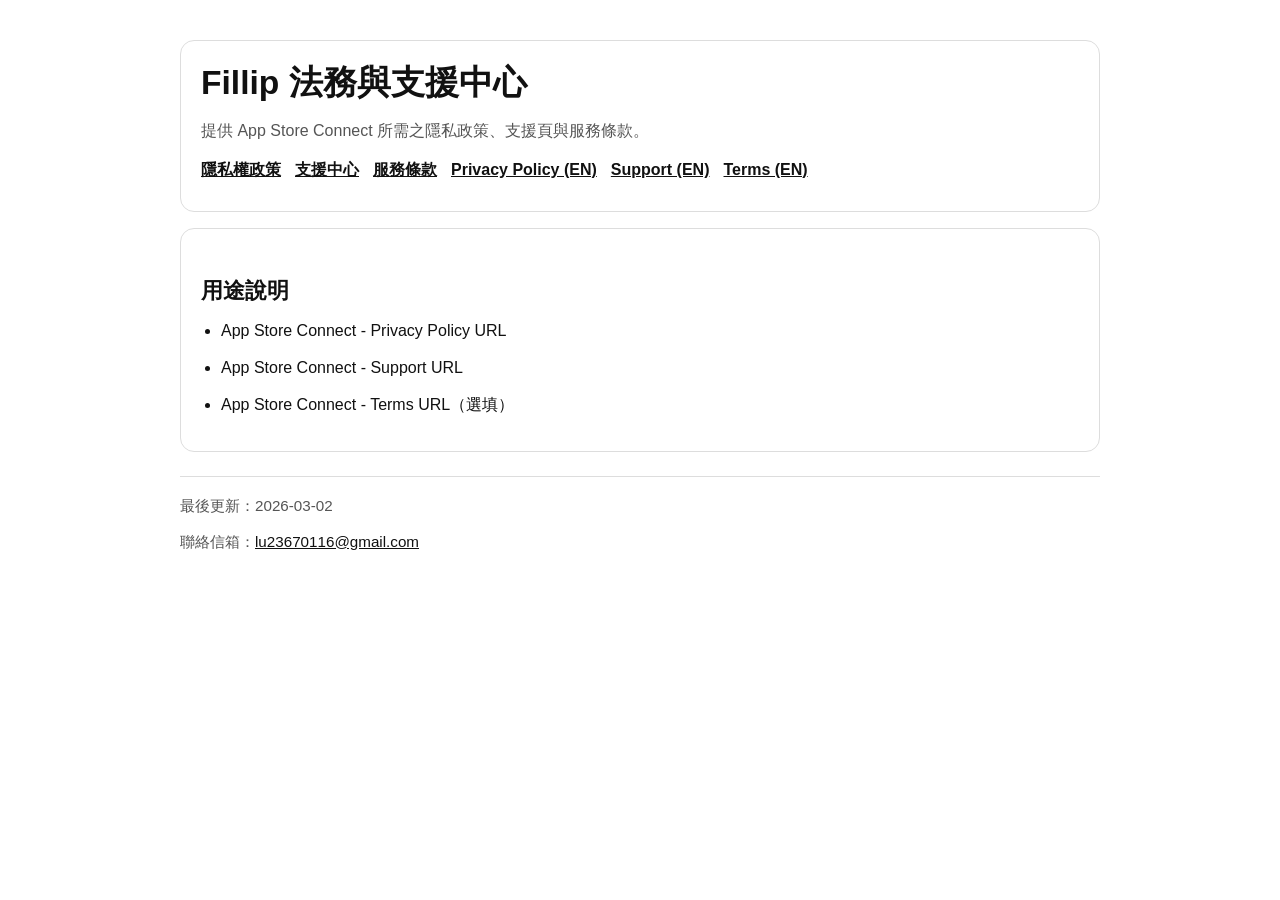
<file: index.html>
<!doctype html>
<html lang="zh-Hant">
  <head>
    <meta charset="UTF-8" />
    <meta name="viewport" content="width=device-width, initial-scale=1" />
    <title>Fillip 法務與支援中心</title>
    <meta name="description" content="Fillip App 法務文件與客服支援頁面入口。" />
    <link rel="stylesheet" href="./styles.css" />
  </head>
  <body>
    <main class="container">
      <section class="card">
        <h1>Fillip 法務與支援中心</h1>
        <p class="muted">提供 App Store Connect 所需之隱私政策、支援頁與服務條款。</p>
        <nav aria-label="主要頁面">
          <a href="./privacy.html">隱私權政策</a>
          <a href="./support.html">支援中心</a>
          <a href="./terms.html">服務條款</a>
          <a href="./privacy-en.html">Privacy Policy (EN)</a>
          <a href="./support-en.html">Support (EN)</a>
          <a href="./terms-en.html">Terms (EN)</a>
        </nav>
      </section>

      <section class="card">
        <h2>用途說明</h2>
        <ul>
          <li>App Store Connect - Privacy Policy URL</li>
          <li>App Store Connect - Support URL</li>
          <li>App Store Connect - Terms URL（選填）</li>
        </ul>
      </section>

      <footer class="footer">
        <p>最後更新：2026-03-02</p>
        <p>聯絡信箱：<a href="mailto:lu23670116@gmail.com">lu23670116@gmail.com</a></p>
      </footer>
    </main>
  </body>
</html>
</file>
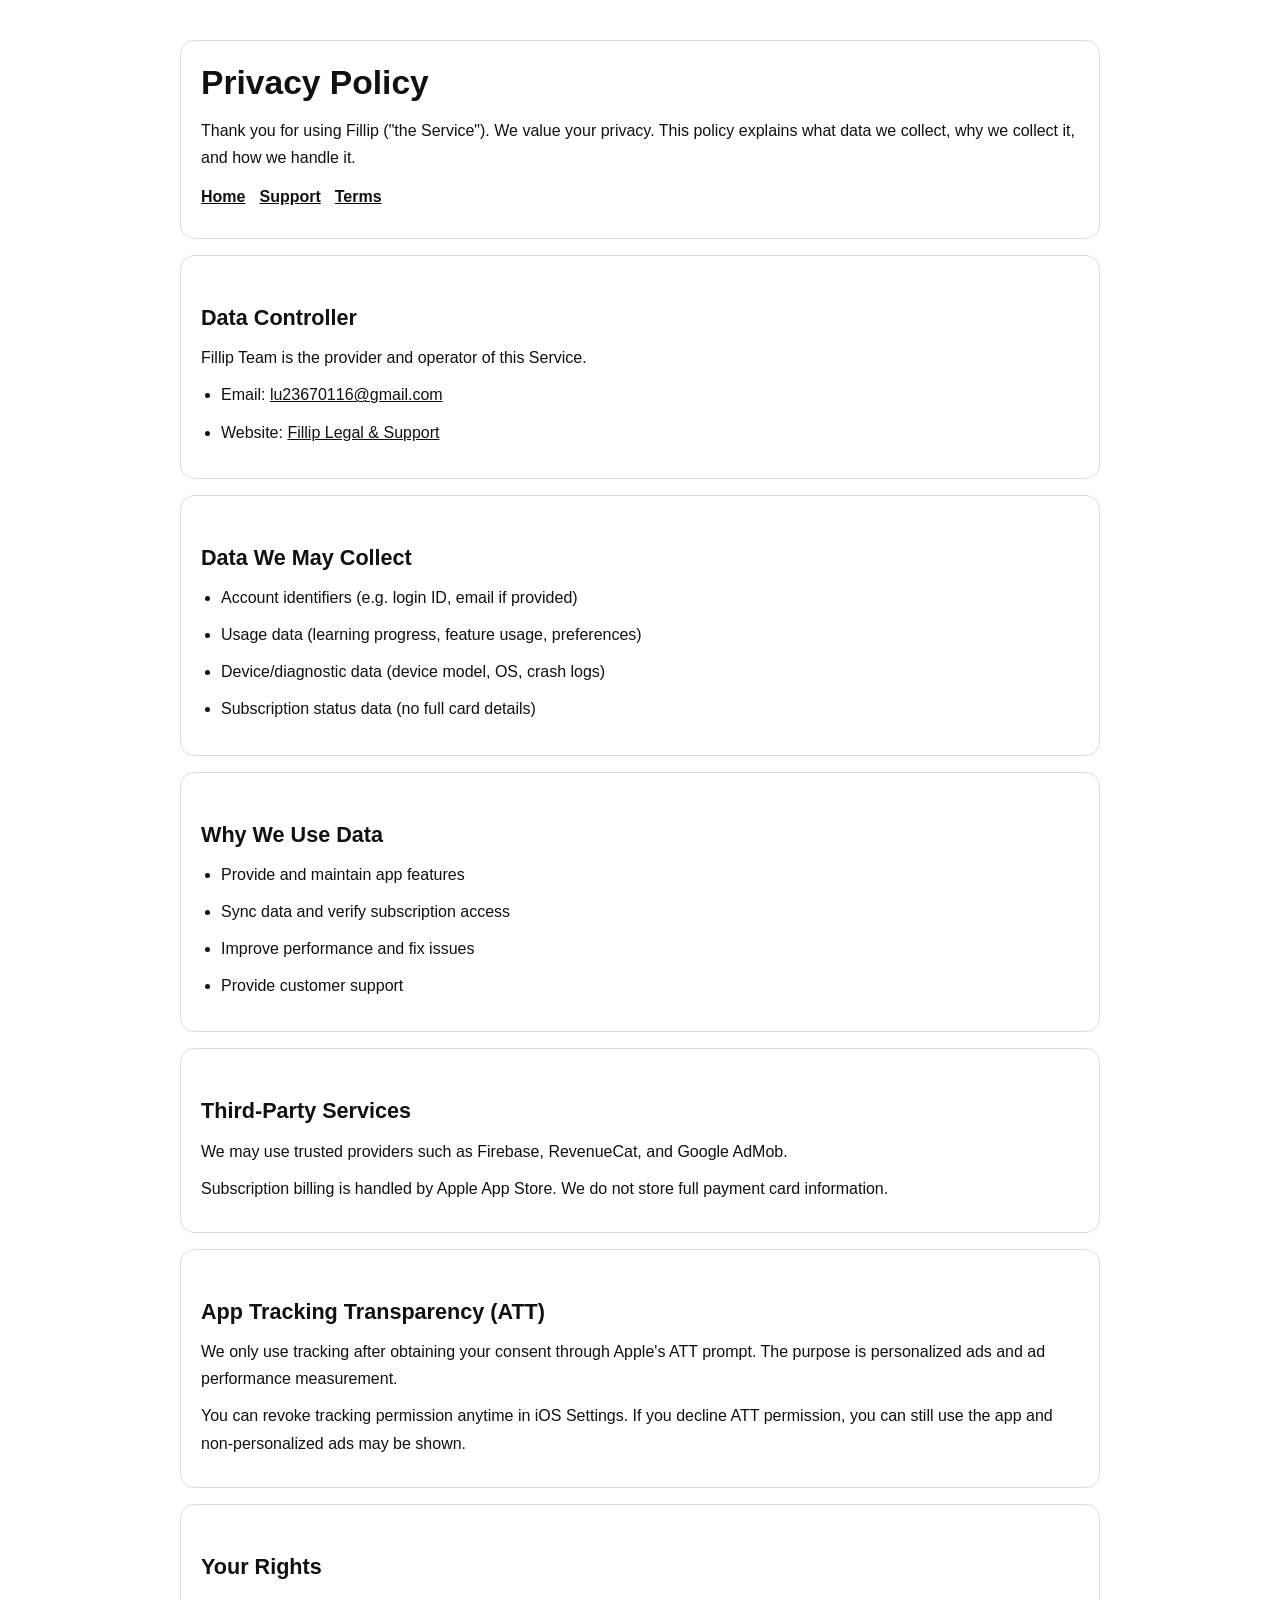
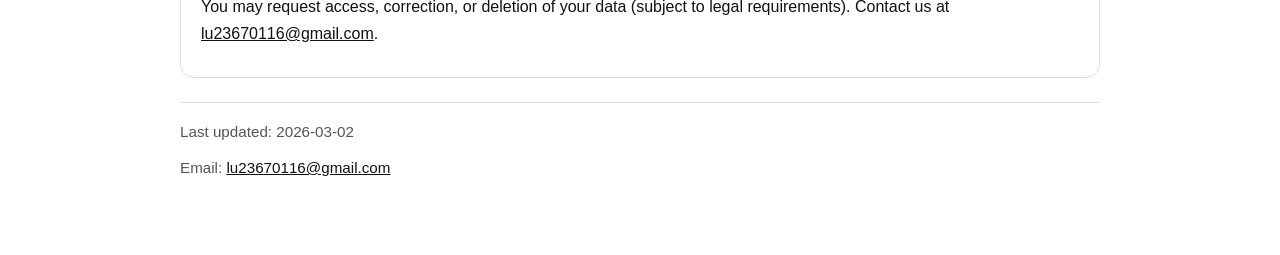
<file: privacy-en.html>
<!doctype html>
<html lang="en">
  <head>
    <meta charset="UTF-8" />
    <meta name="viewport" content="width=device-width, initial-scale=1" />
    <title>Fillip Privacy Policy</title>
    <meta name="description" content="Privacy Policy for Fillip app." />
    <link rel="stylesheet" href="./styles.css" />
  </head>
  <body>
    <main class="container">
      <section class="card">
        <h1>Privacy Policy</h1>
        <p>
          Thank you for using Fillip ("the Service"). We value your privacy.
          This policy explains what data we collect, why we collect it, and how we handle it.
        </p>
        <nav aria-label="Page links">
          <a href="./index.html">Home</a>
          <a href="./support-en.html">Support</a>
          <a href="./terms-en.html">Terms</a>
        </nav>
      </section>

      <section class="card">
        <h2>Data Controller</h2>
        <p>Fillip Team is the provider and operator of this Service.</p>
        <ul>
          <li>Email: <a href="mailto:lu23670116@gmail.com">lu23670116@gmail.com</a></li>
          <li>Website: <a href="./index.html">Fillip Legal & Support</a></li>
        </ul>
      </section>

      <section class="card">
        <h2>Data We May Collect</h2>
        <ul>
          <li>Account identifiers (e.g. login ID, email if provided)</li>
          <li>Usage data (learning progress, feature usage, preferences)</li>
          <li>Device/diagnostic data (device model, OS, crash logs)</li>
          <li>Subscription status data (no full card details)</li>
        </ul>
      </section>

      <section class="card">
        <h2>Why We Use Data</h2>
        <ul>
          <li>Provide and maintain app features</li>
          <li>Sync data and verify subscription access</li>
          <li>Improve performance and fix issues</li>
          <li>Provide customer support</li>
        </ul>
      </section>

      <section class="card">
        <h2>Third-Party Services</h2>
        <p>We may use trusted providers such as Firebase, RevenueCat, and Google AdMob.</p>
        <p>
          Subscription billing is handled by Apple App Store. We do not store full payment card information.
        </p>
      </section>

      <section class="card">
        <h2>App Tracking Transparency (ATT)</h2>
        <p>
          We only use tracking after obtaining your consent through Apple's ATT prompt. The purpose is personalized ads and ad performance measurement.
        </p>
        <p>
          You can revoke tracking permission anytime in iOS Settings. If you decline ATT permission, you can still use the app and non-personalized ads may be shown.
        </p>
      </section>

      <section class="card">
        <h2>Your Rights</h2>
        <p>
          You may request access, correction, or deletion of your data (subject to legal requirements).
          Contact us at <a href="mailto:lu23670116@gmail.com">lu23670116@gmail.com</a>.
        </p>
      </section>

      <footer class="footer">
        <p>Last updated: 2026-03-02</p>
        <p>Email: <a href="mailto:lu23670116@gmail.com">lu23670116@gmail.com</a></p>
      </footer>
    </main>
  </body>
</html>
</file>
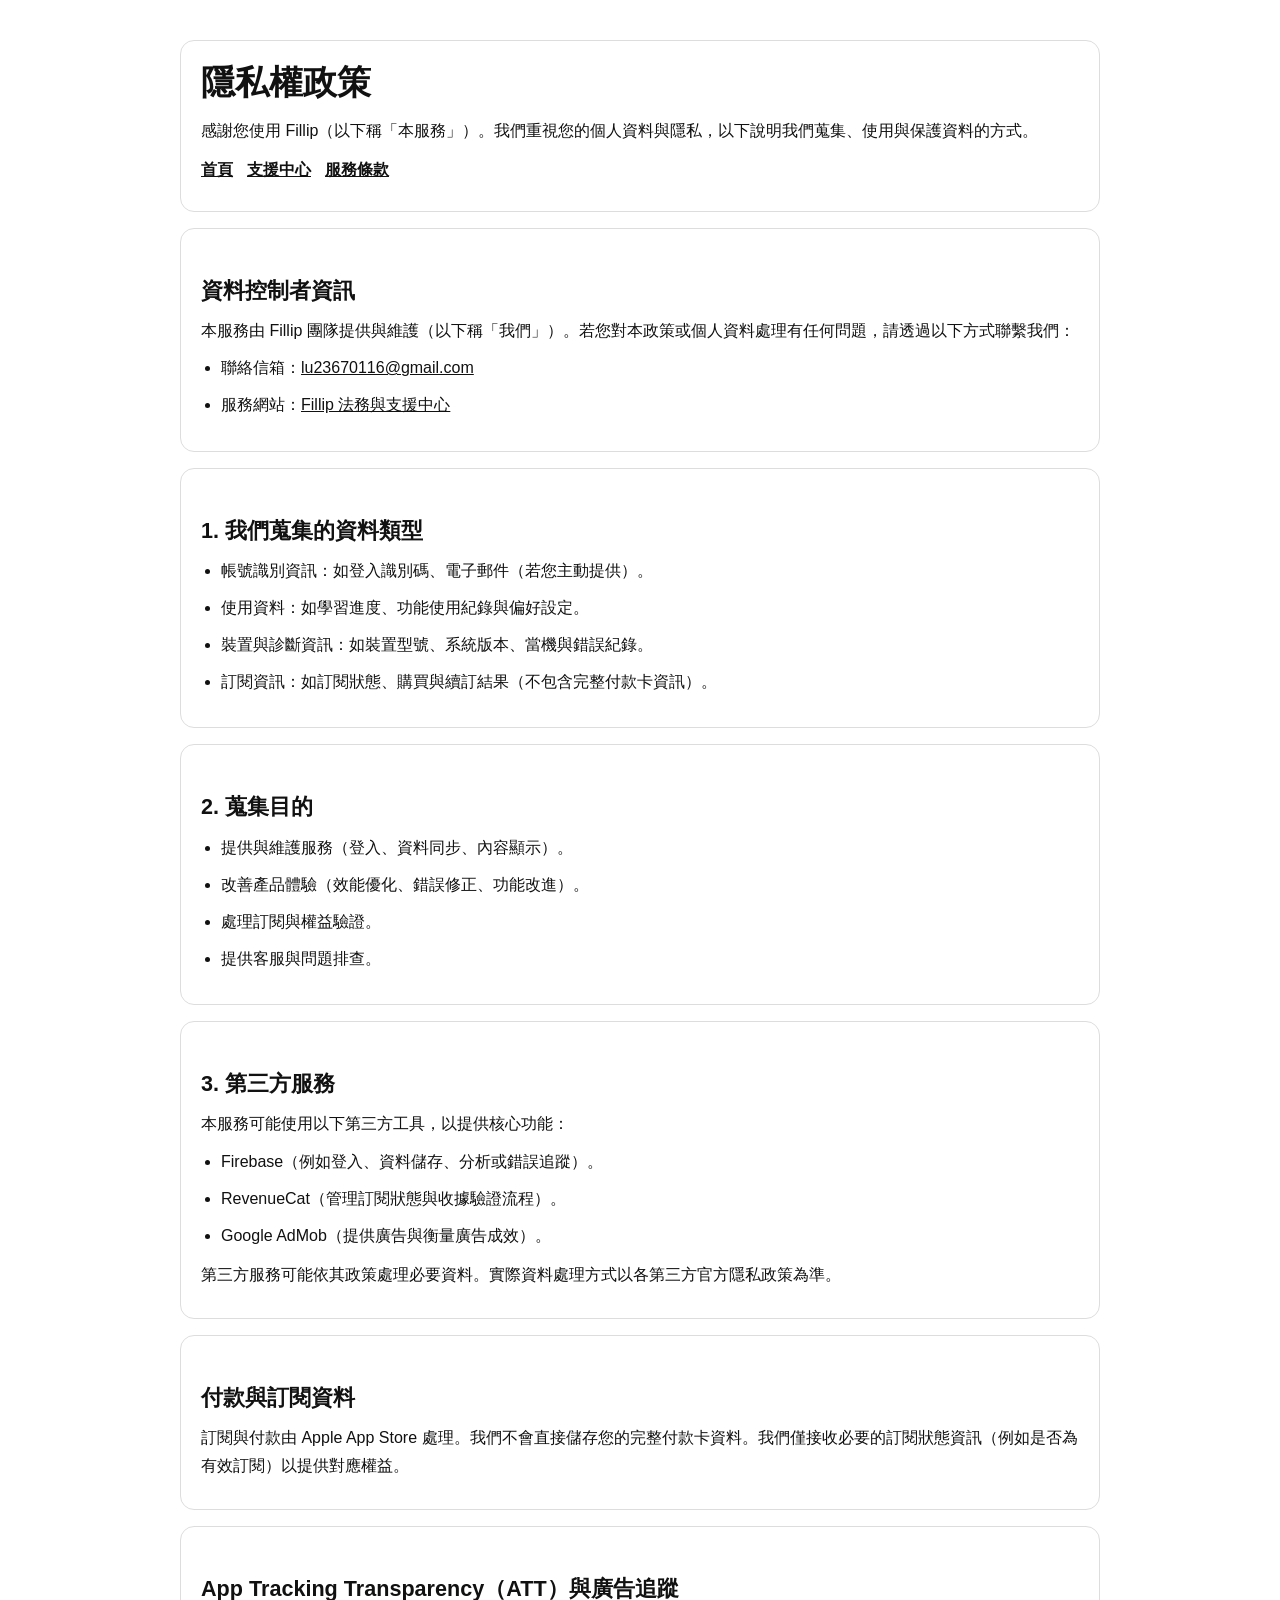
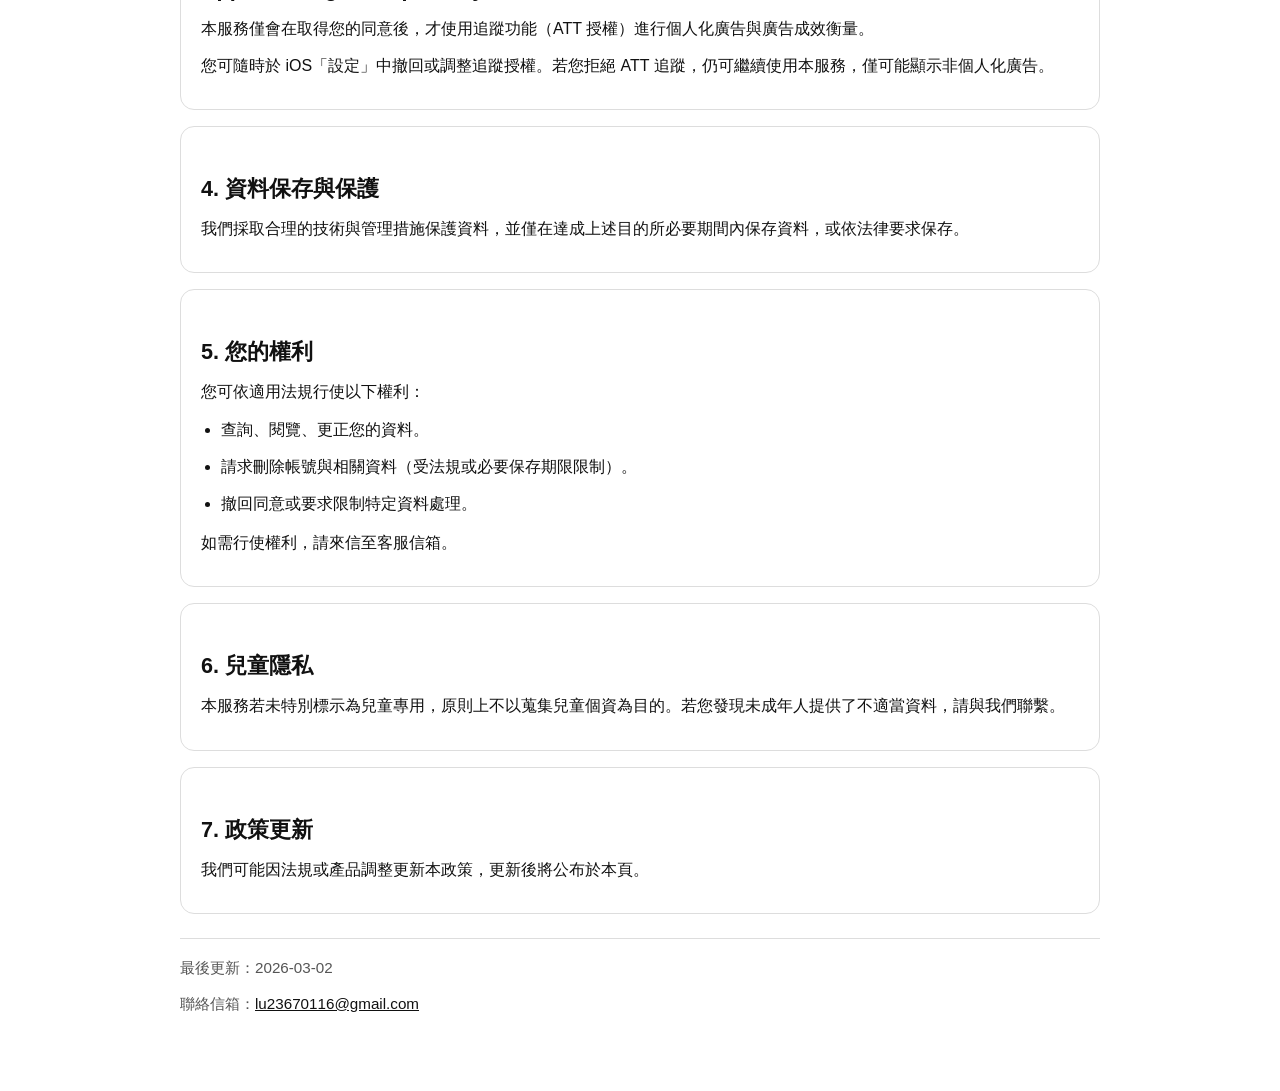
<file: privacy.html>
<!doctype html>
<html lang="zh-Hant">
  <head>
    <meta charset="UTF-8" />
    <meta name="viewport" content="width=device-width, initial-scale=1" />
    <title>Fillip 隱私權政策</title>
    <meta name="description" content="Fillip App 隱私權政策說明。" />
    <link rel="stylesheet" href="./styles.css" />
  </head>
  <body>
    <main class="container">
      <section class="card">
        <h1>隱私權政策</h1>
        <p>
          感謝您使用 Fillip（以下稱「本服務」）。我們重視您的個人資料與隱私，以下說明我們蒐集、使用與保護資料的方式。
        </p>
        <nav aria-label="頁面導覽">
          <a href="./index.html">首頁</a>
          <a href="./support.html">支援中心</a>
          <a href="./terms.html">服務條款</a>
        </nav>
      </section>

      <section class="card">
        <h2>資料控制者資訊</h2>
        <p>
          本服務由 Fillip 團隊提供與維護（以下稱「我們」）。若您對本政策或個人資料處理有任何問題，請透過以下方式聯繫我們：
        </p>
        <ul>
          <li>聯絡信箱：<a href="mailto:lu23670116@gmail.com">lu23670116@gmail.com</a></li>
          <li>服務網站：<a href="./index.html">Fillip 法務與支援中心</a></li>
        </ul>
      </section>

      <section class="card">
        <h2>1. 我們蒐集的資料類型</h2>
        <ul>
          <li>帳號識別資訊：如登入識別碼、電子郵件（若您主動提供）。</li>
          <li>使用資料：如學習進度、功能使用紀錄與偏好設定。</li>
          <li>裝置與診斷資訊：如裝置型號、系統版本、當機與錯誤紀錄。</li>
          <li>訂閱資訊：如訂閱狀態、購買與續訂結果（不包含完整付款卡資訊）。</li>
        </ul>
      </section>

      <section class="card">
        <h2>2. 蒐集目的</h2>
        <ul>
          <li>提供與維護服務（登入、資料同步、內容顯示）。</li>
          <li>改善產品體驗（效能優化、錯誤修正、功能改進）。</li>
          <li>處理訂閱與權益驗證。</li>
          <li>提供客服與問題排查。</li>
        </ul>
      </section>

      <section class="card">
        <h2>3. 第三方服務</h2>
        <p>本服務可能使用以下第三方工具，以提供核心功能：</p>
        <ul>
          <li>Firebase（例如登入、資料儲存、分析或錯誤追蹤）。</li>
          <li>RevenueCat（管理訂閱狀態與收據驗證流程）。</li>
          <li>Google AdMob（提供廣告與衡量廣告成效）。</li>
        </ul>
        <p>
          第三方服務可能依其政策處理必要資料。實際資料處理方式以各第三方官方隱私政策為準。
        </p>
      </section>

      <section class="card">
        <h2>付款與訂閱資料</h2>
        <p>
          訂閱與付款由 Apple App Store 處理。我們不會直接儲存您的完整付款卡資料。我們僅接收必要的訂閱狀態資訊（例如是否為有效訂閱）以提供對應權益。
        </p>
      </section>

      <section class="card">
        <h2>App Tracking Transparency（ATT）與廣告追蹤</h2>
        <p>
          本服務僅會在取得您的同意後，才使用追蹤功能（ATT 授權）進行個人化廣告與廣告成效衡量。
        </p>
        <p>
          您可隨時於 iOS「設定」中撤回或調整追蹤授權。若您拒絕 ATT 追蹤，仍可繼續使用本服務，僅可能顯示非個人化廣告。
        </p>
      </section>

      <section class="card">
        <h2>4. 資料保存與保護</h2>
        <p>
          我們採取合理的技術與管理措施保護資料，並僅在達成上述目的所必要期間內保存資料，或依法律要求保存。
        </p>
      </section>

      <section class="card">
        <h2>5. 您的權利</h2>
        <p>您可依適用法規行使以下權利：</p>
        <ul>
          <li>查詢、閱覽、更正您的資料。</li>
          <li>請求刪除帳號與相關資料（受法規或必要保存期限限制）。</li>
          <li>撤回同意或要求限制特定資料處理。</li>
        </ul>
        <p>如需行使權利，請來信至客服信箱。</p>
      </section>

      <section class="card">
        <h2>6. 兒童隱私</h2>
        <p>
          本服務若未特別標示為兒童專用，原則上不以蒐集兒童個資為目的。若您發現未成年人提供了不適當資料，請與我們聯繫。
        </p>
      </section>

      <section class="card">
        <h2>7. 政策更新</h2>
        <p>我們可能因法規或產品調整更新本政策，更新後將公布於本頁。</p>
      </section>

      <footer class="footer">
        <p>最後更新：2026-03-02</p>
        <p>聯絡信箱：<a href="mailto:lu23670116@gmail.com">lu23670116@gmail.com</a></p>
      </footer>
    </main>
  </body>
</html>
</file>
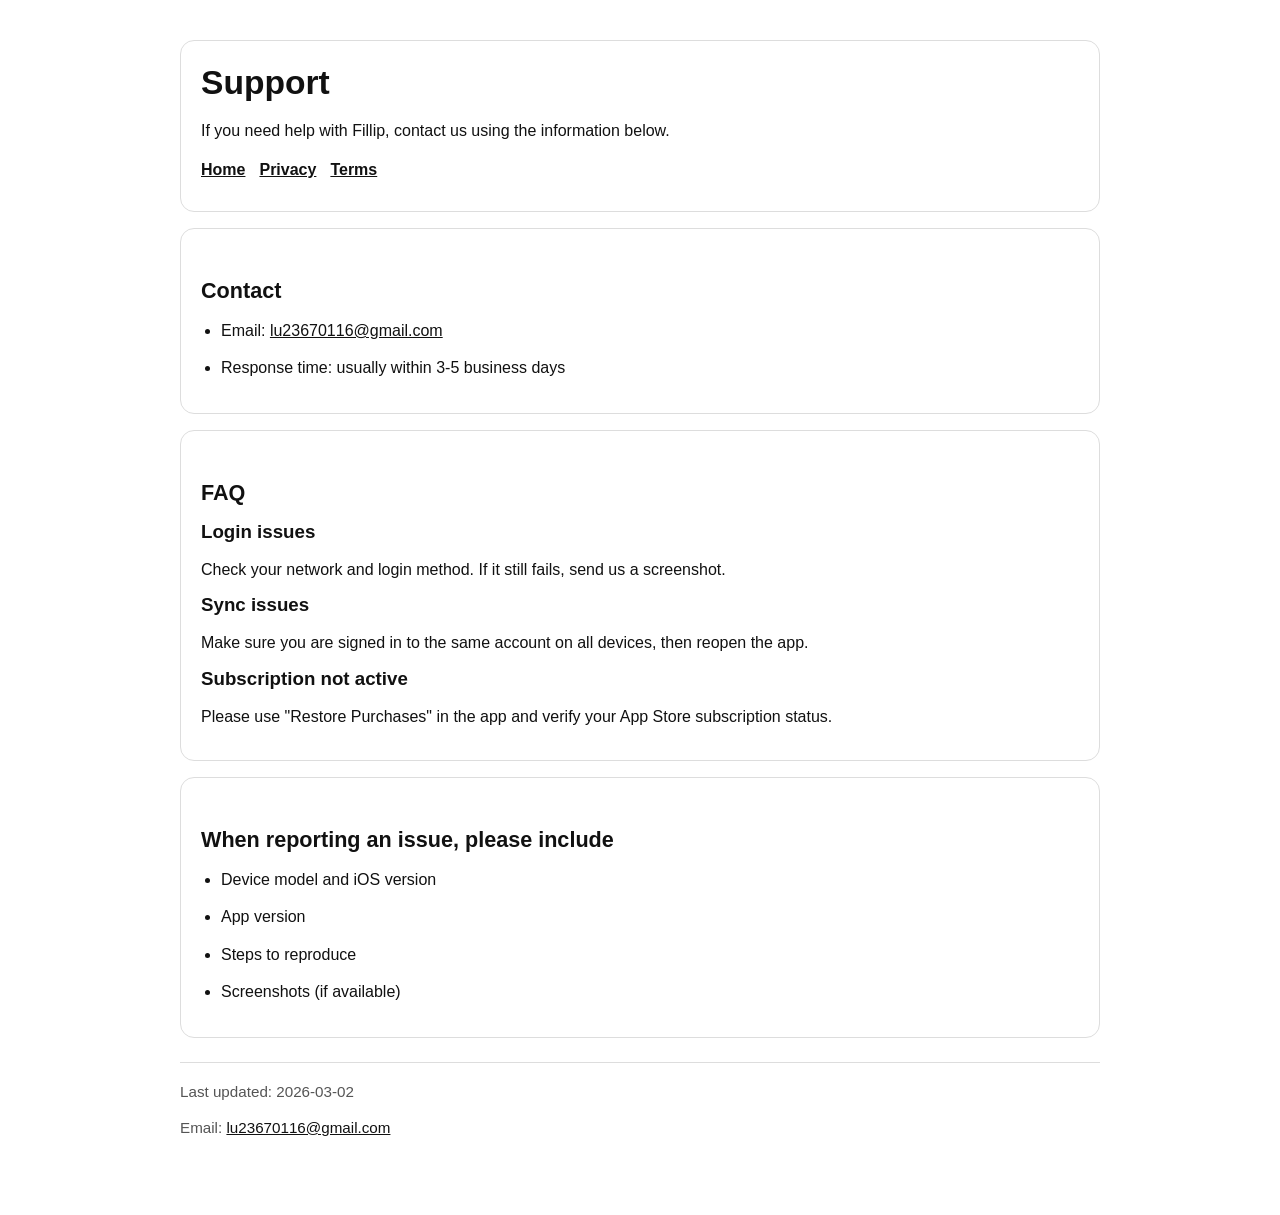
<file: support-en.html>
<!doctype html>
<html lang="en">
  <head>
    <meta charset="UTF-8" />
    <meta name="viewport" content="width=device-width, initial-scale=1" />
    <title>Fillip Support</title>
    <meta name="description" content="Support page for Fillip app." />
    <link rel="stylesheet" href="./styles.css" />
  </head>
  <body>
    <main class="container">
      <section class="card">
        <h1>Support</h1>
        <p>If you need help with Fillip, contact us using the information below.</p>
        <nav aria-label="Page links">
          <a href="./index.html">Home</a>
          <a href="./privacy-en.html">Privacy</a>
          <a href="./terms-en.html">Terms</a>
        </nav>
      </section>

      <section class="card">
        <h2>Contact</h2>
        <ul>
          <li>Email: <a href="mailto:lu23670116@gmail.com">lu23670116@gmail.com</a></li>
          <li>Response time: usually within 3-5 business days</li>
        </ul>
      </section>

      <section class="card">
        <h2>FAQ</h2>
        <h3>Login issues</h3>
        <p>Check your network and login method. If it still fails, send us a screenshot.</p>

        <h3>Sync issues</h3>
        <p>Make sure you are signed in to the same account on all devices, then reopen the app.</p>

        <h3>Subscription not active</h3>
        <p>Please use "Restore Purchases" in the app and verify your App Store subscription status.</p>
      </section>

      <section class="card">
        <h2>When reporting an issue, please include</h2>
        <ul>
          <li>Device model and iOS version</li>
          <li>App version</li>
          <li>Steps to reproduce</li>
          <li>Screenshots (if available)</li>
        </ul>
      </section>

      <footer class="footer">
        <p>Last updated: 2026-03-02</p>
        <p>Email: <a href="mailto:lu23670116@gmail.com">lu23670116@gmail.com</a></p>
      </footer>
    </main>
  </body>
</html>
</file>
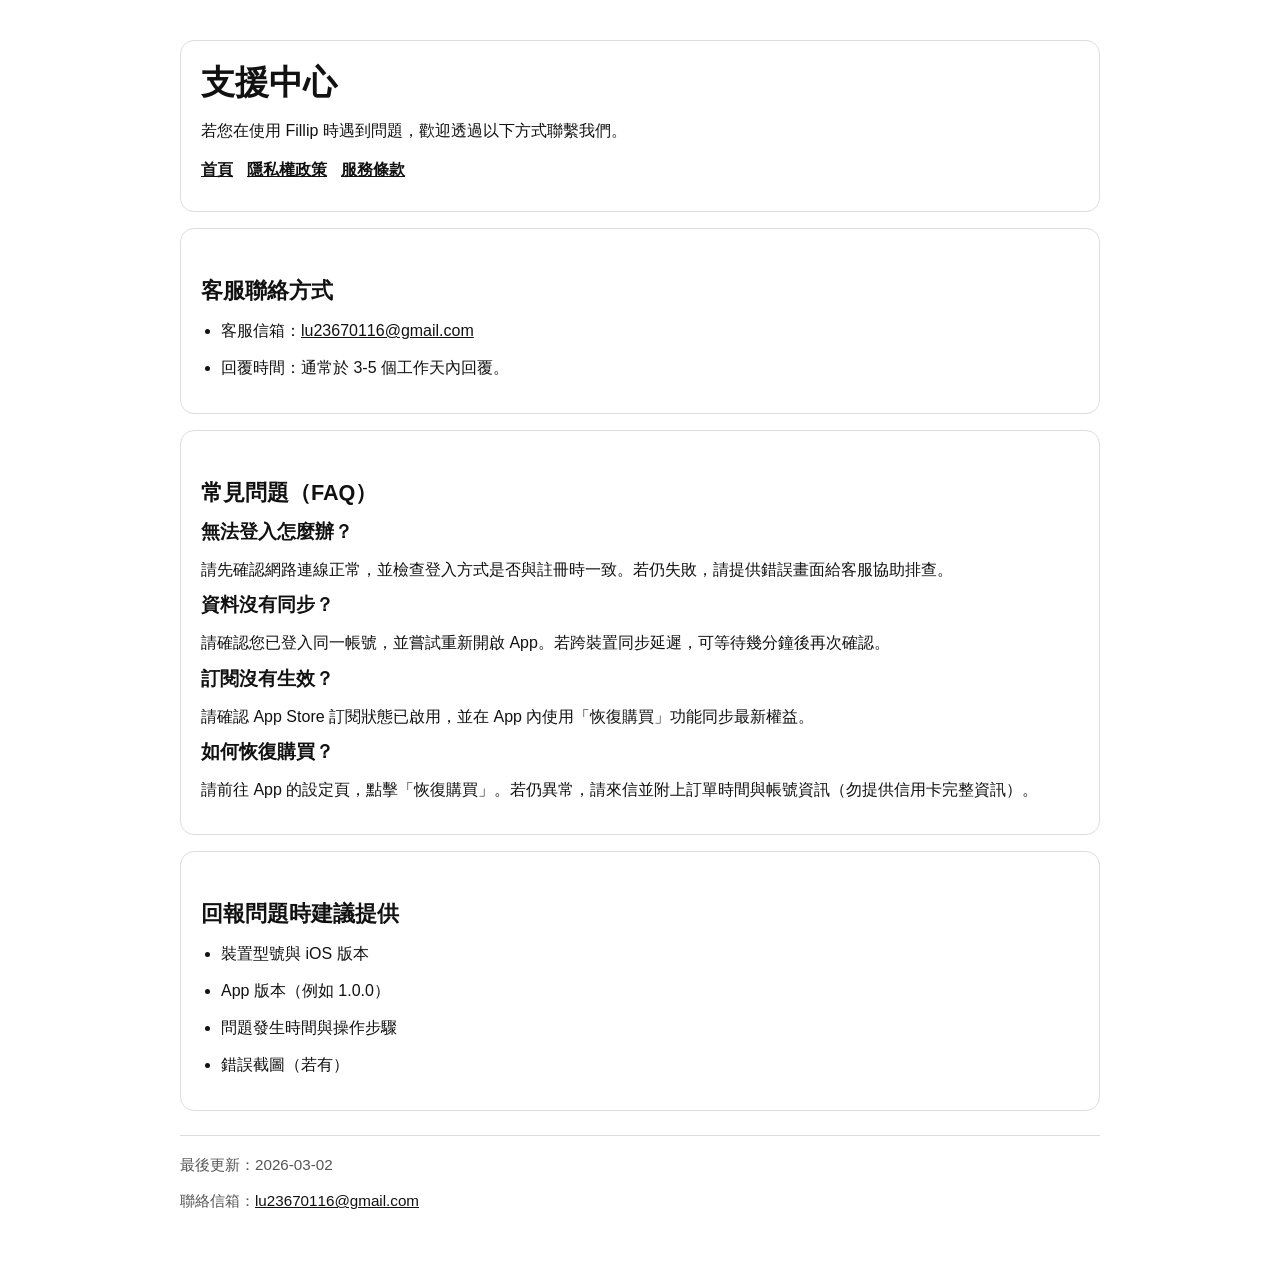
<file: support.html>
<!doctype html>
<html lang="zh-Hant">
  <head>
    <meta charset="UTF-8" />
    <meta name="viewport" content="width=device-width, initial-scale=1" />
    <title>Fillip 支援中心</title>
    <meta name="description" content="Fillip App 客服與常見問題頁面。" />
    <link rel="stylesheet" href="./styles.css" />
  </head>
  <body>
    <main class="container">
      <section class="card">
        <h1>支援中心</h1>
        <p>若您在使用 Fillip 時遇到問題，歡迎透過以下方式聯繫我們。</p>
        <nav aria-label="頁面導覽">
          <a href="./index.html">首頁</a>
          <a href="./privacy.html">隱私權政策</a>
          <a href="./terms.html">服務條款</a>
        </nav>
      </section>

      <section class="card">
        <h2>客服聯絡方式</h2>
        <ul>
          <li>客服信箱：<a href="mailto:lu23670116@gmail.com">lu23670116@gmail.com</a></li>
          <li>回覆時間：通常於 3-5 個工作天內回覆。</li>
        </ul>
      </section>

      <section class="card">
        <h2>常見問題（FAQ）</h2>

        <h3>無法登入怎麼辦？</h3>
        <p>請先確認網路連線正常，並檢查登入方式是否與註冊時一致。若仍失敗，請提供錯誤畫面給客服協助排查。</p>

        <h3>資料沒有同步？</h3>
        <p>請確認您已登入同一帳號，並嘗試重新開啟 App。若跨裝置同步延遲，可等待幾分鐘後再次確認。</p>

        <h3>訂閱沒有生效？</h3>
        <p>請確認 App Store 訂閱狀態已啟用，並在 App 內使用「恢復購買」功能同步最新權益。</p>

        <h3>如何恢復購買？</h3>
        <p>請前往 App 的設定頁，點擊「恢復購買」。若仍異常，請來信並附上訂單時間與帳號資訊（勿提供信用卡完整資訊）。</p>
      </section>

      <section class="card">
        <h2>回報問題時建議提供</h2>
        <ul>
          <li>裝置型號與 iOS 版本</li>
          <li>App 版本（例如 1.0.0）</li>
          <li>問題發生時間與操作步驟</li>
          <li>錯誤截圖（若有）</li>
        </ul>
      </section>

      <footer class="footer">
        <p>最後更新：2026-03-02</p>
        <p>聯絡信箱：<a href="mailto:lu23670116@gmail.com">lu23670116@gmail.com</a></p>
      </footer>
    </main>
  </body>
</html>
</file>
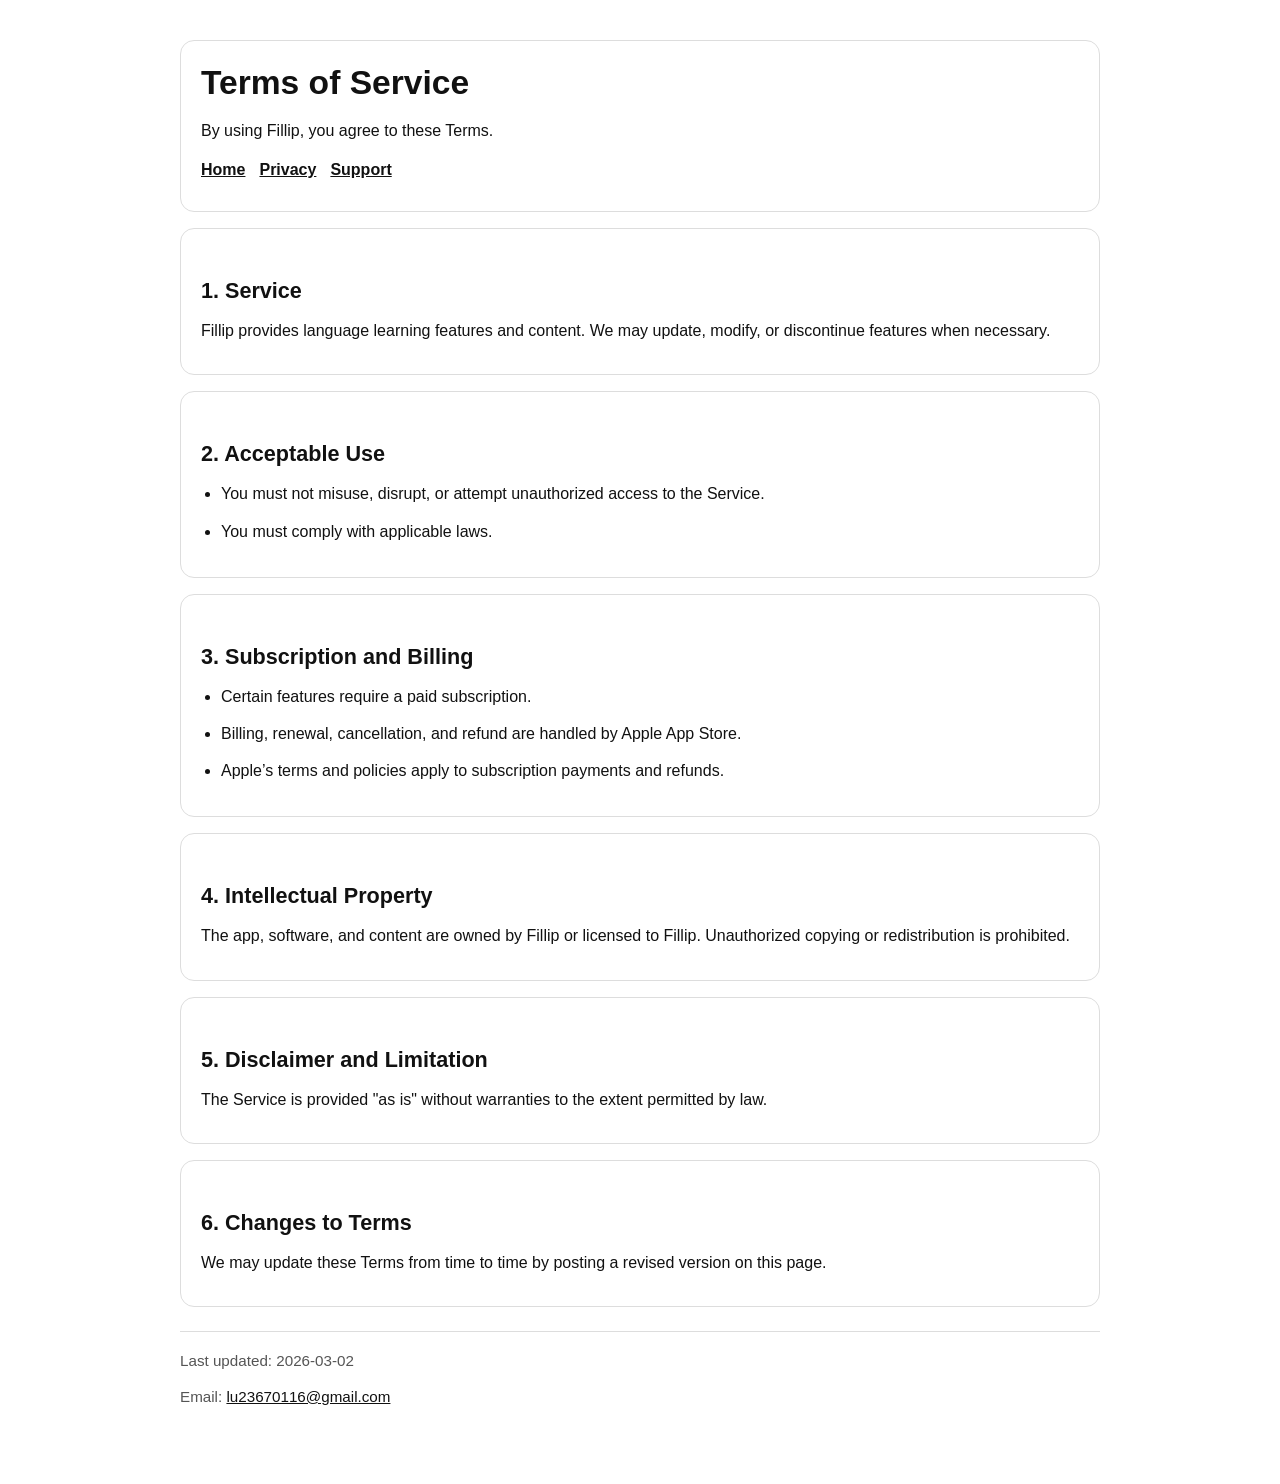
<file: terms-en.html>
<!doctype html>
<html lang="en">
  <head>
    <meta charset="UTF-8" />
    <meta name="viewport" content="width=device-width, initial-scale=1" />
    <title>Fillip Terms of Service</title>
    <meta name="description" content="Terms of Service for Fillip app." />
    <link rel="stylesheet" href="./styles.css" />
  </head>
  <body>
    <main class="container">
      <section class="card">
        <h1>Terms of Service</h1>
        <p>By using Fillip, you agree to these Terms.</p>
        <nav aria-label="Page links">
          <a href="./index.html">Home</a>
          <a href="./privacy-en.html">Privacy</a>
          <a href="./support-en.html">Support</a>
        </nav>
      </section>

      <section class="card">
        <h2>1. Service</h2>
        <p>
          Fillip provides language learning features and content.
          We may update, modify, or discontinue features when necessary.
        </p>
      </section>

      <section class="card">
        <h2>2. Acceptable Use</h2>
        <ul>
          <li>You must not misuse, disrupt, or attempt unauthorized access to the Service.</li>
          <li>You must comply with applicable laws.</li>
        </ul>
      </section>

      <section class="card">
        <h2>3. Subscription and Billing</h2>
        <ul>
          <li>Certain features require a paid subscription.</li>
          <li>Billing, renewal, cancellation, and refund are handled by Apple App Store.</li>
          <li>Apple’s terms and policies apply to subscription payments and refunds.</li>
        </ul>
      </section>

      <section class="card">
        <h2>4. Intellectual Property</h2>
        <p>
          The app, software, and content are owned by Fillip or licensed to Fillip.
          Unauthorized copying or redistribution is prohibited.
        </p>
      </section>

      <section class="card">
        <h2>5. Disclaimer and Limitation</h2>
        <p>
          The Service is provided "as is" without warranties to the extent permitted by law.
        </p>
      </section>

      <section class="card">
        <h2>6. Changes to Terms</h2>
        <p>We may update these Terms from time to time by posting a revised version on this page.</p>
      </section>

      <footer class="footer">
        <p>Last updated: 2026-03-02</p>
        <p>Email: <a href="mailto:lu23670116@gmail.com">lu23670116@gmail.com</a></p>
      </footer>
    </main>
  </body>
</html>
</file>
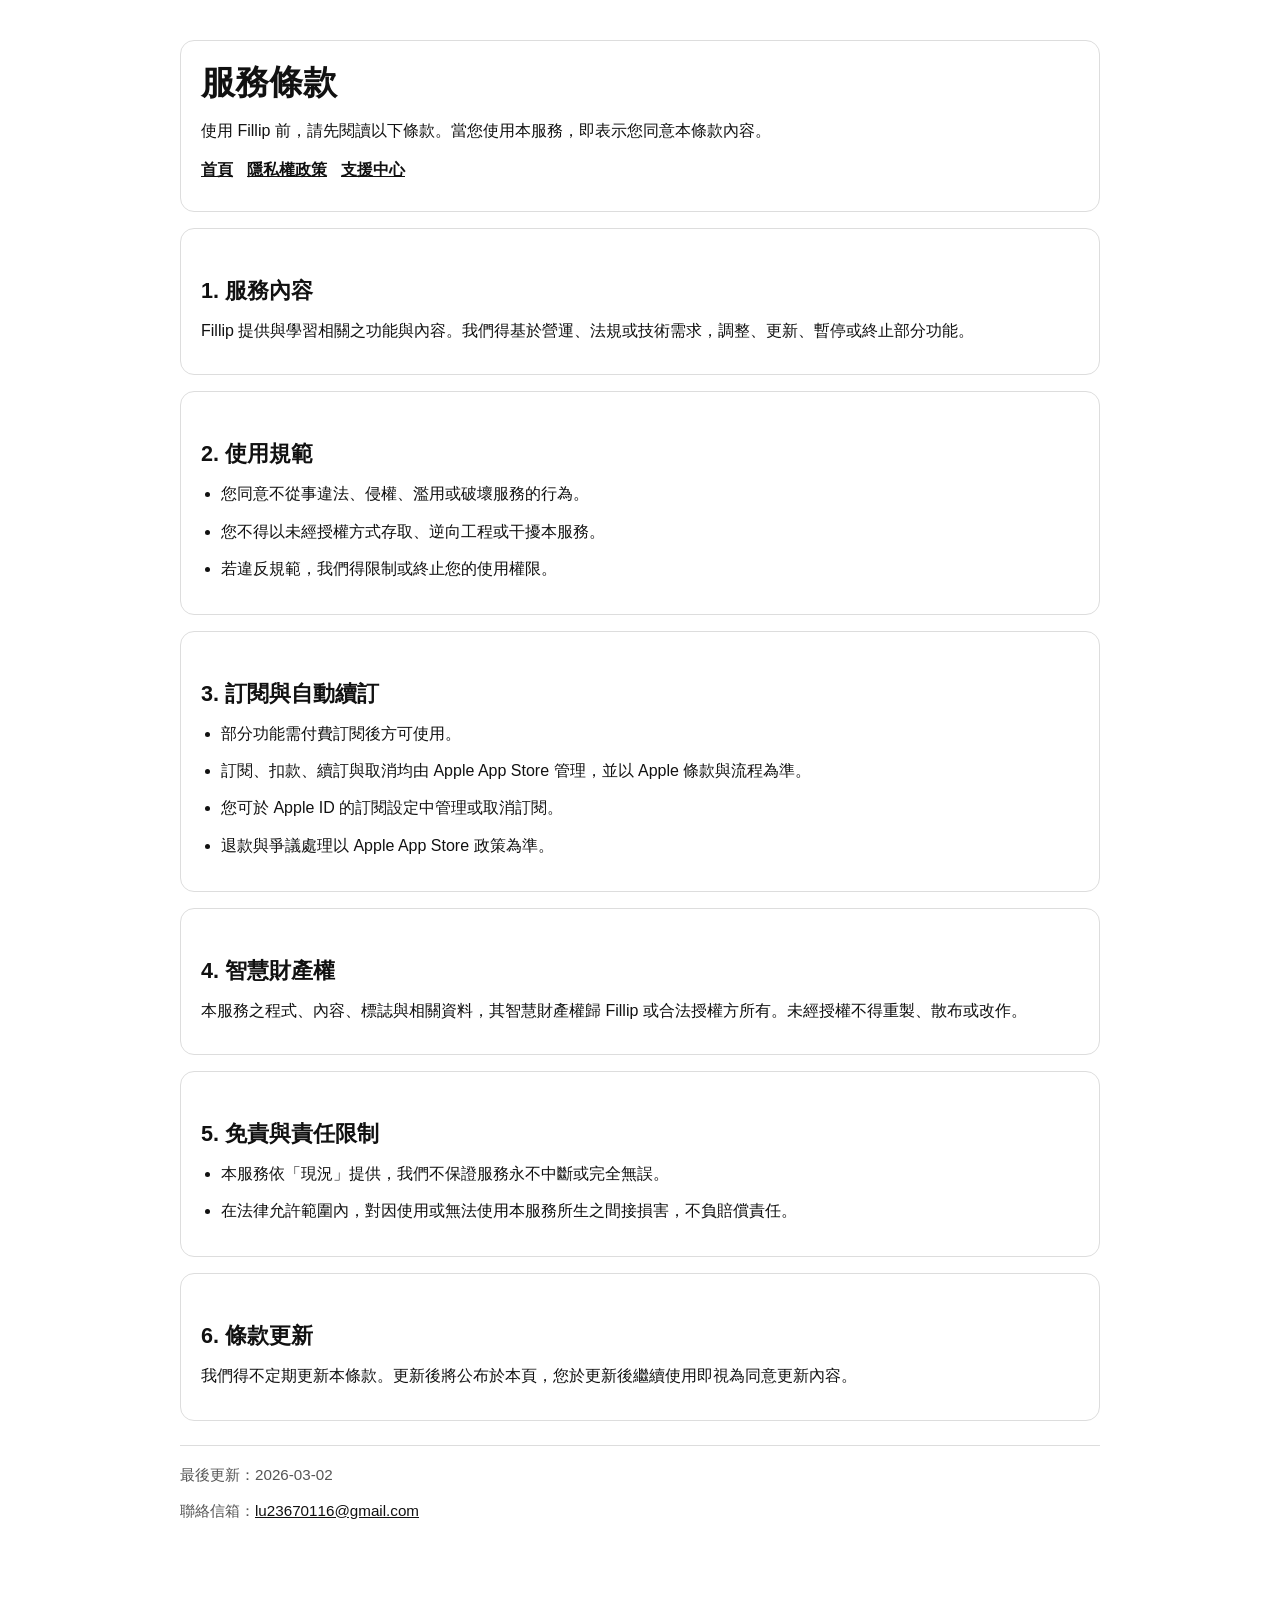
<file: terms.html>
<!doctype html>
<html lang="zh-Hant">
  <head>
    <meta charset="UTF-8" />
    <meta name="viewport" content="width=device-width, initial-scale=1" />
    <title>Fillip 服務條款</title>
    <meta name="description" content="Fillip App 服務條款說明。" />
    <link rel="stylesheet" href="./styles.css" />
  </head>
  <body>
    <main class="container">
      <section class="card">
        <h1>服務條款</h1>
        <p>使用 Fillip 前，請先閱讀以下條款。當您使用本服務，即表示您同意本條款內容。</p>
        <nav aria-label="頁面導覽">
          <a href="./index.html">首頁</a>
          <a href="./privacy.html">隱私權政策</a>
          <a href="./support.html">支援中心</a>
        </nav>
      </section>

      <section class="card">
        <h2>1. 服務內容</h2>
        <p>
          Fillip 提供與學習相關之功能與內容。我們得基於營運、法規或技術需求，調整、更新、暫停或終止部分功能。
        </p>
      </section>

      <section class="card">
        <h2>2. 使用規範</h2>
        <ul>
          <li>您同意不從事違法、侵權、濫用或破壞服務的行為。</li>
          <li>您不得以未經授權方式存取、逆向工程或干擾本服務。</li>
          <li>若違反規範，我們得限制或終止您的使用權限。</li>
        </ul>
      </section>

      <section class="card">
        <h2>3. 訂閱與自動續訂</h2>
        <ul>
          <li>部分功能需付費訂閱後方可使用。</li>
          <li>訂閱、扣款、續訂與取消均由 Apple App Store 管理，並以 Apple 條款與流程為準。</li>
          <li>您可於 Apple ID 的訂閱設定中管理或取消訂閱。</li>
          <li>退款與爭議處理以 Apple App Store 政策為準。</li>
        </ul>
      </section>

      <section class="card">
        <h2>4. 智慧財產權</h2>
        <p>
          本服務之程式、內容、標誌與相關資料，其智慧財產權歸 Fillip 或合法授權方所有。未經授權不得重製、散布或改作。
        </p>
      </section>

      <section class="card">
        <h2>5. 免責與責任限制</h2>
        <ul>
          <li>本服務依「現況」提供，我們不保證服務永不中斷或完全無誤。</li>
          <li>在法律允許範圍內，對因使用或無法使用本服務所生之間接損害，不負賠償責任。</li>
        </ul>
      </section>

      <section class="card">
        <h2>6. 條款更新</h2>
        <p>我們得不定期更新本條款。更新後將公布於本頁，您於更新後繼續使用即視為同意更新內容。</p>
      </section>

      <footer class="footer">
        <p>最後更新：2026-03-02</p>
        <p>聯絡信箱：<a href="mailto:lu23670116@gmail.com">lu23670116@gmail.com</a></p>
      </footer>
    </main>
  </body>
</html>
</file>
<file: styles.css>
:root {
  color-scheme: light;
  --bg: #ffffff;
  --card: #ffffff;
  --text: #111111;
  --subtle: #555555;
  --line: #dddddd;
  --brand: #111111;
}

* {
  box-sizing: border-box;
}

body {
  margin: 0;
  background: var(--bg);
  color: var(--text);
  font-family: -apple-system, BlinkMacSystemFont, "Segoe UI", "Noto Sans TC", "PingFang TC", "Microsoft JhengHei", sans-serif;
  line-height: 1.7;
}

.container {
  width: min(920px, calc(100% - 32px));
  margin: 0 auto;
  padding: 24px 0 64px;
}

.card {
  background: var(--card);
  border: 1px solid var(--line);
  border-radius: 14px;
  padding: 20px;
  margin-top: 16px;
}

h1,
h2,
h3 {
  line-height: 1.3;
  margin: 0 0 12px;
}

h1 {
  font-size: clamp(1.6rem, 3vw, 2.1rem);
}

h2 {
  margin-top: 28px;
  font-size: clamp(1.15rem, 2.2vw, 1.35rem);
}

p,
li {
  margin: 0 0 10px;
}

ul {
  margin: 8px 0 12px 20px;
  padding: 0;
}

a {
  color: var(--brand);
  text-decoration: underline;
}

a:hover {
  opacity: 0.85;
}

nav {
  display: flex;
  flex-wrap: wrap;
  gap: 8px 14px;
  margin: 12px 0 8px;
}

nav a {
  font-weight: 600;
}

.muted {
  color: var(--subtle);
}

.footer {
  margin-top: 24px;
  padding-top: 16px;
  border-top: 1px solid var(--line);
  color: var(--subtle);
  font-size: 0.95rem;
}
</file>
